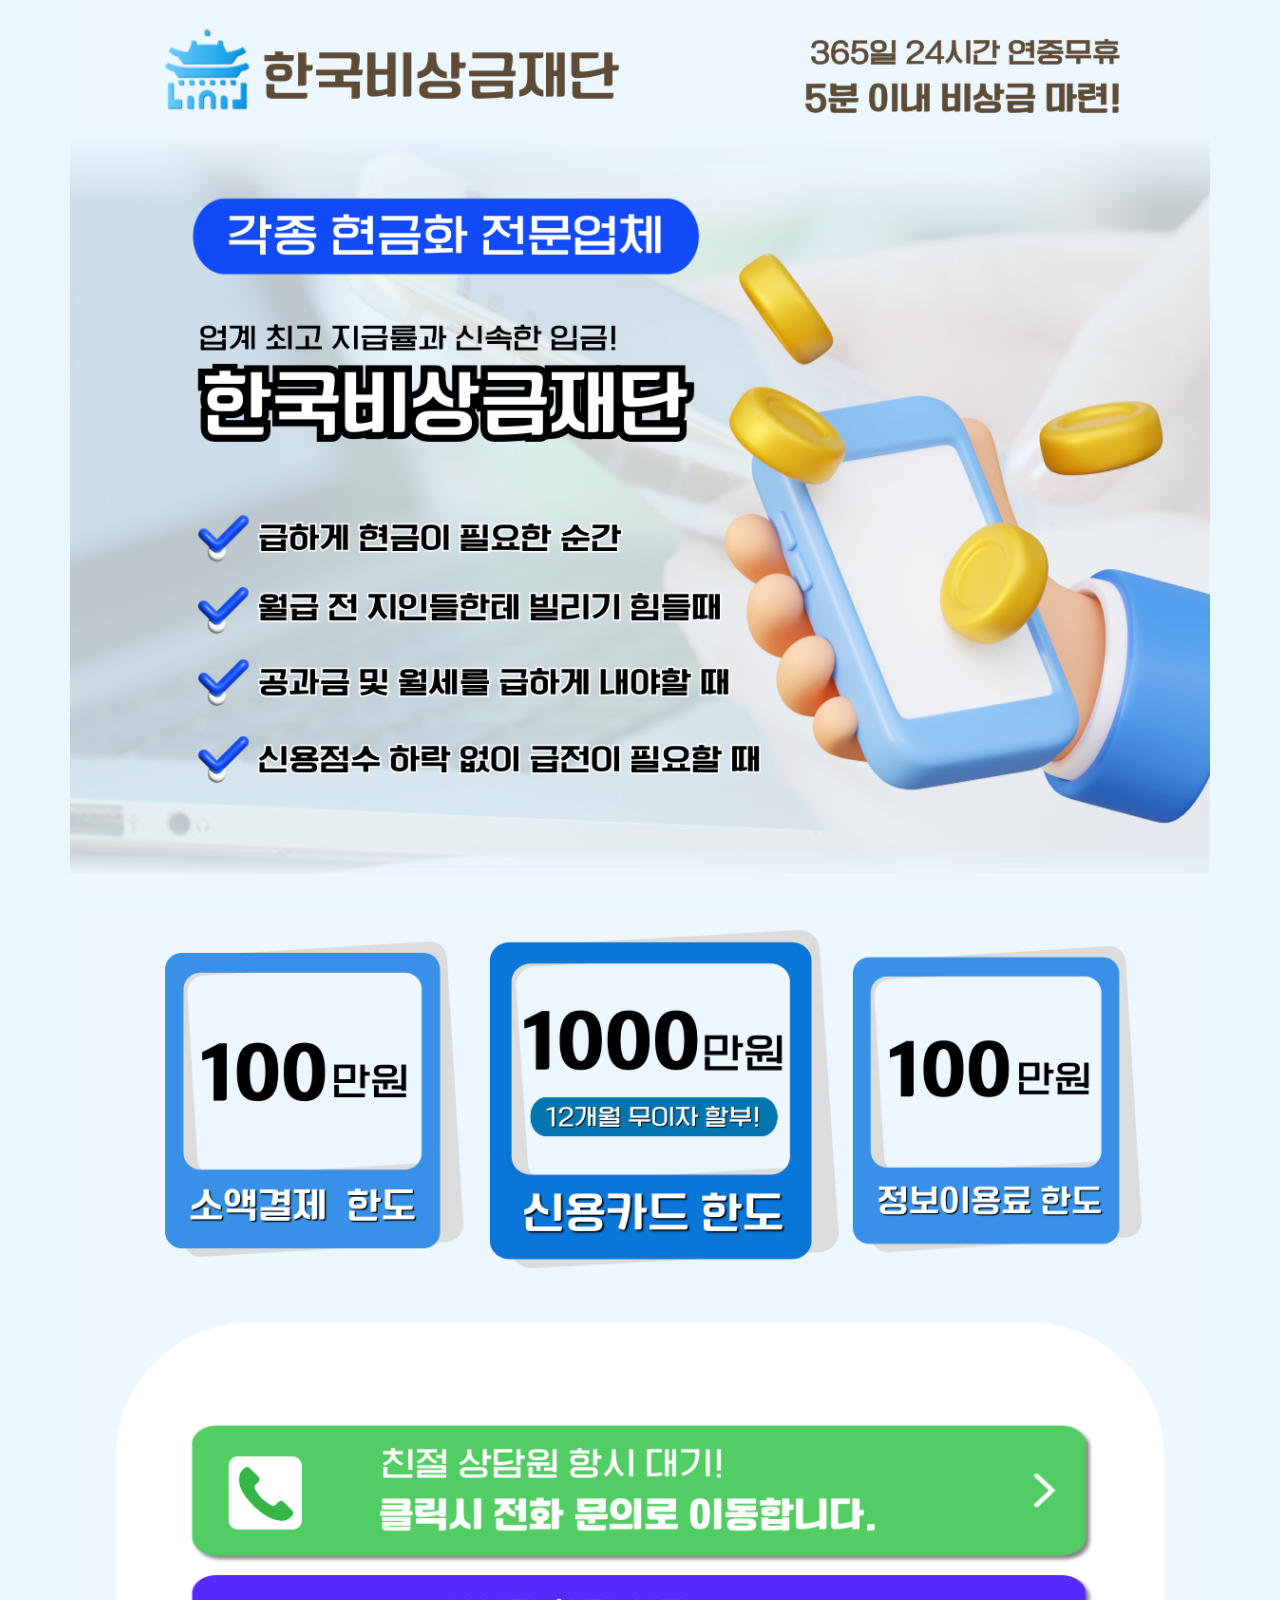
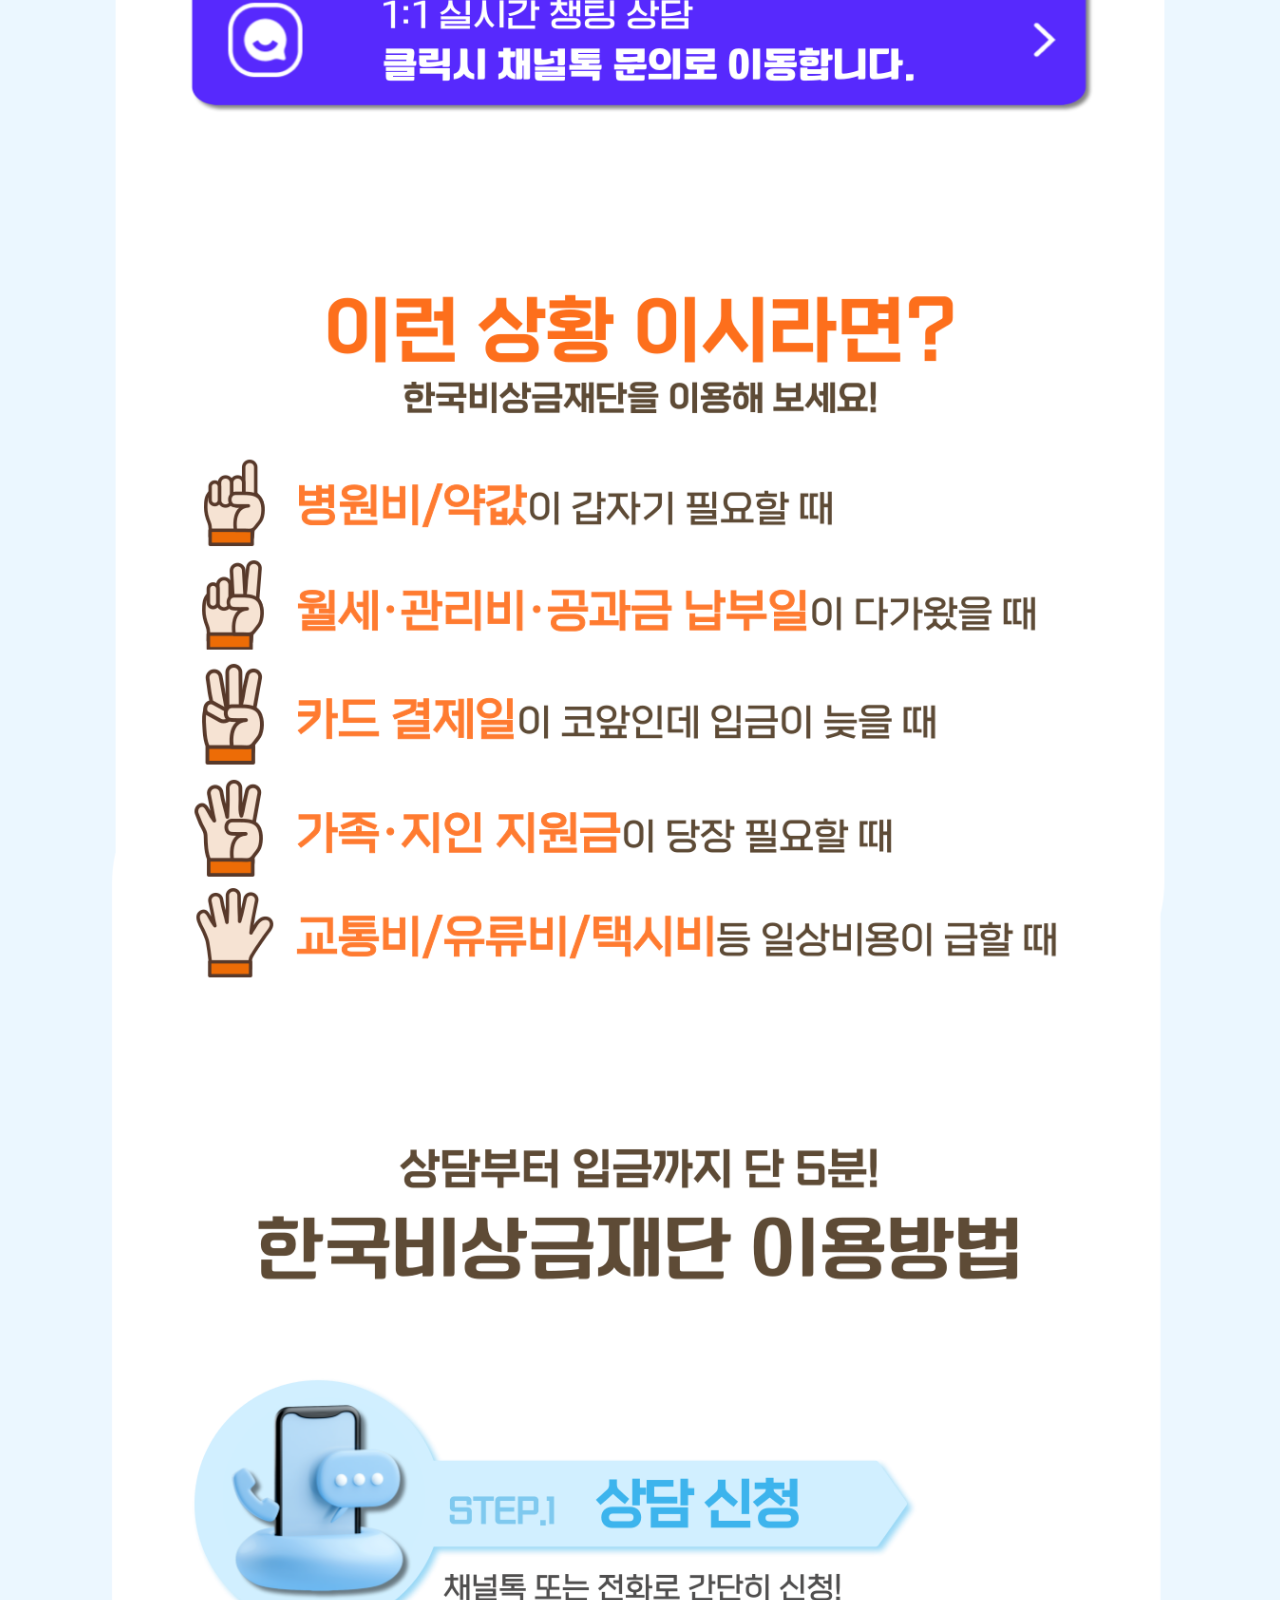
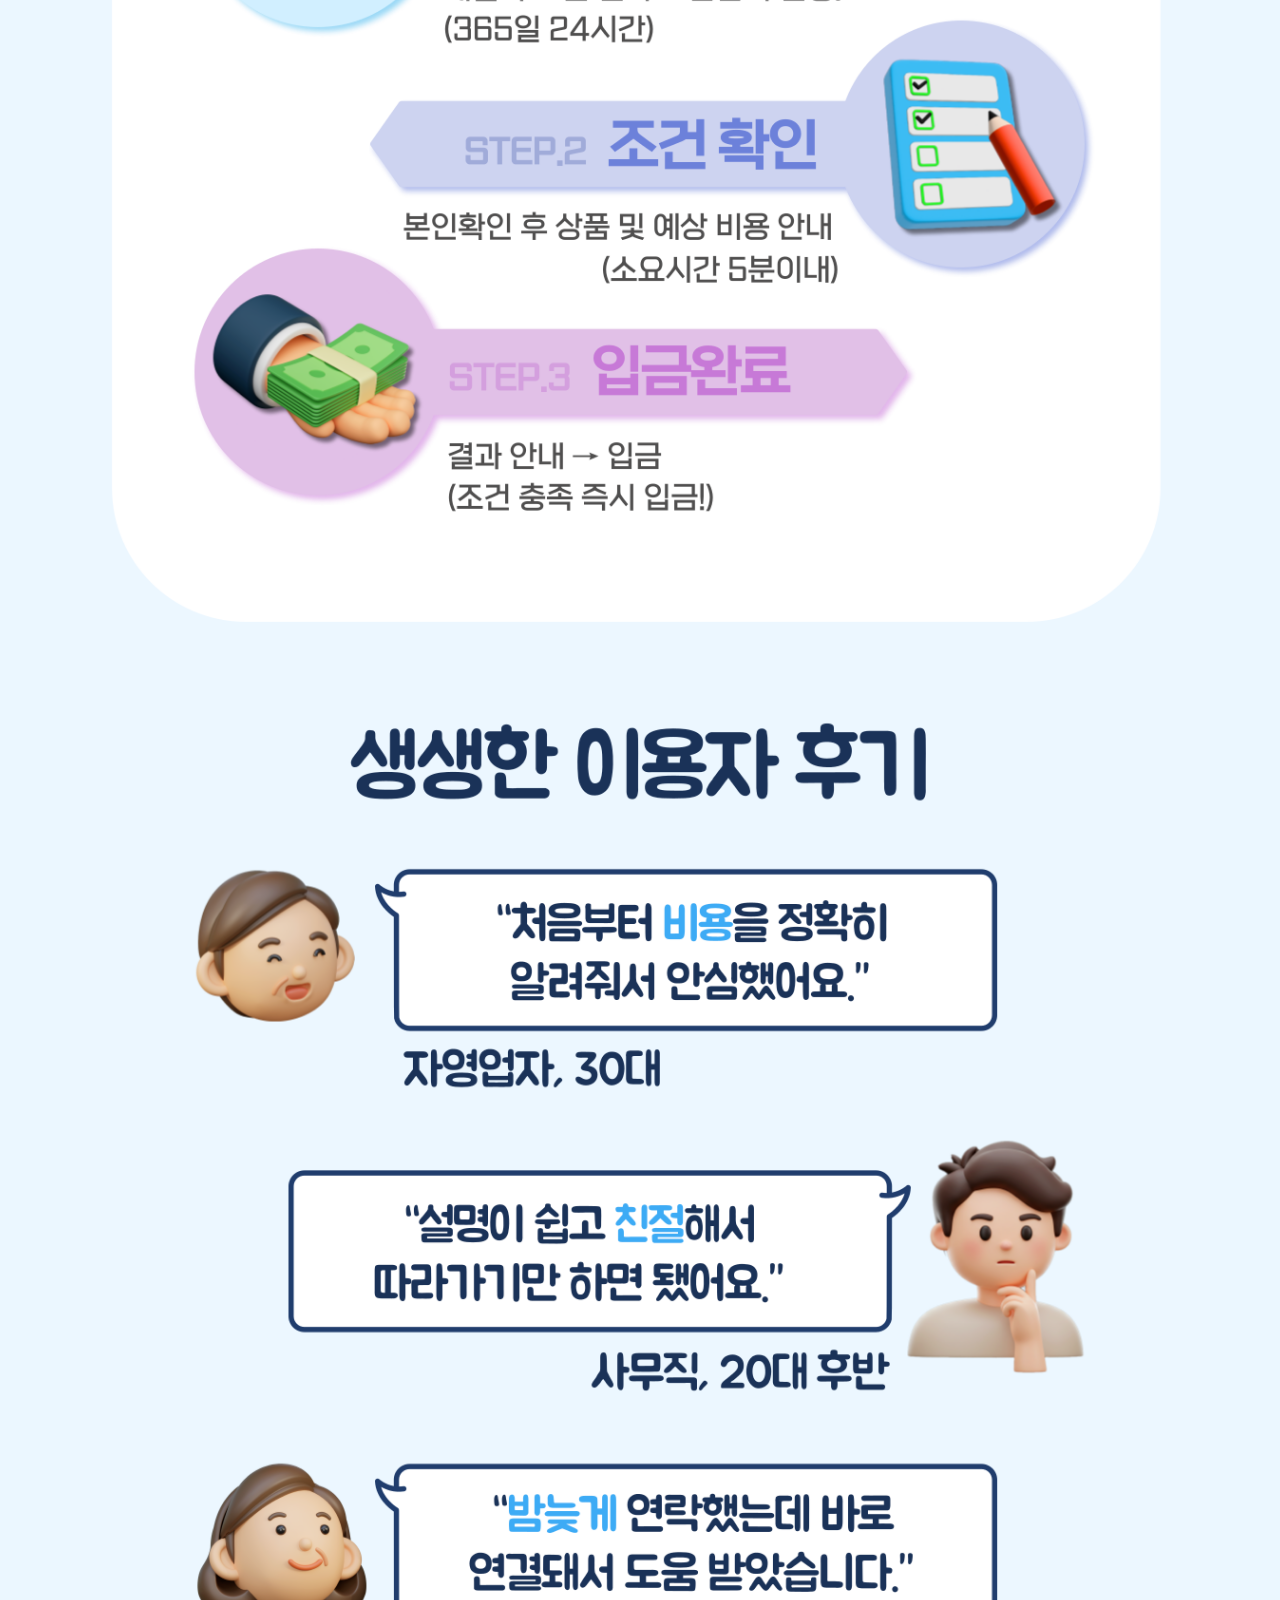
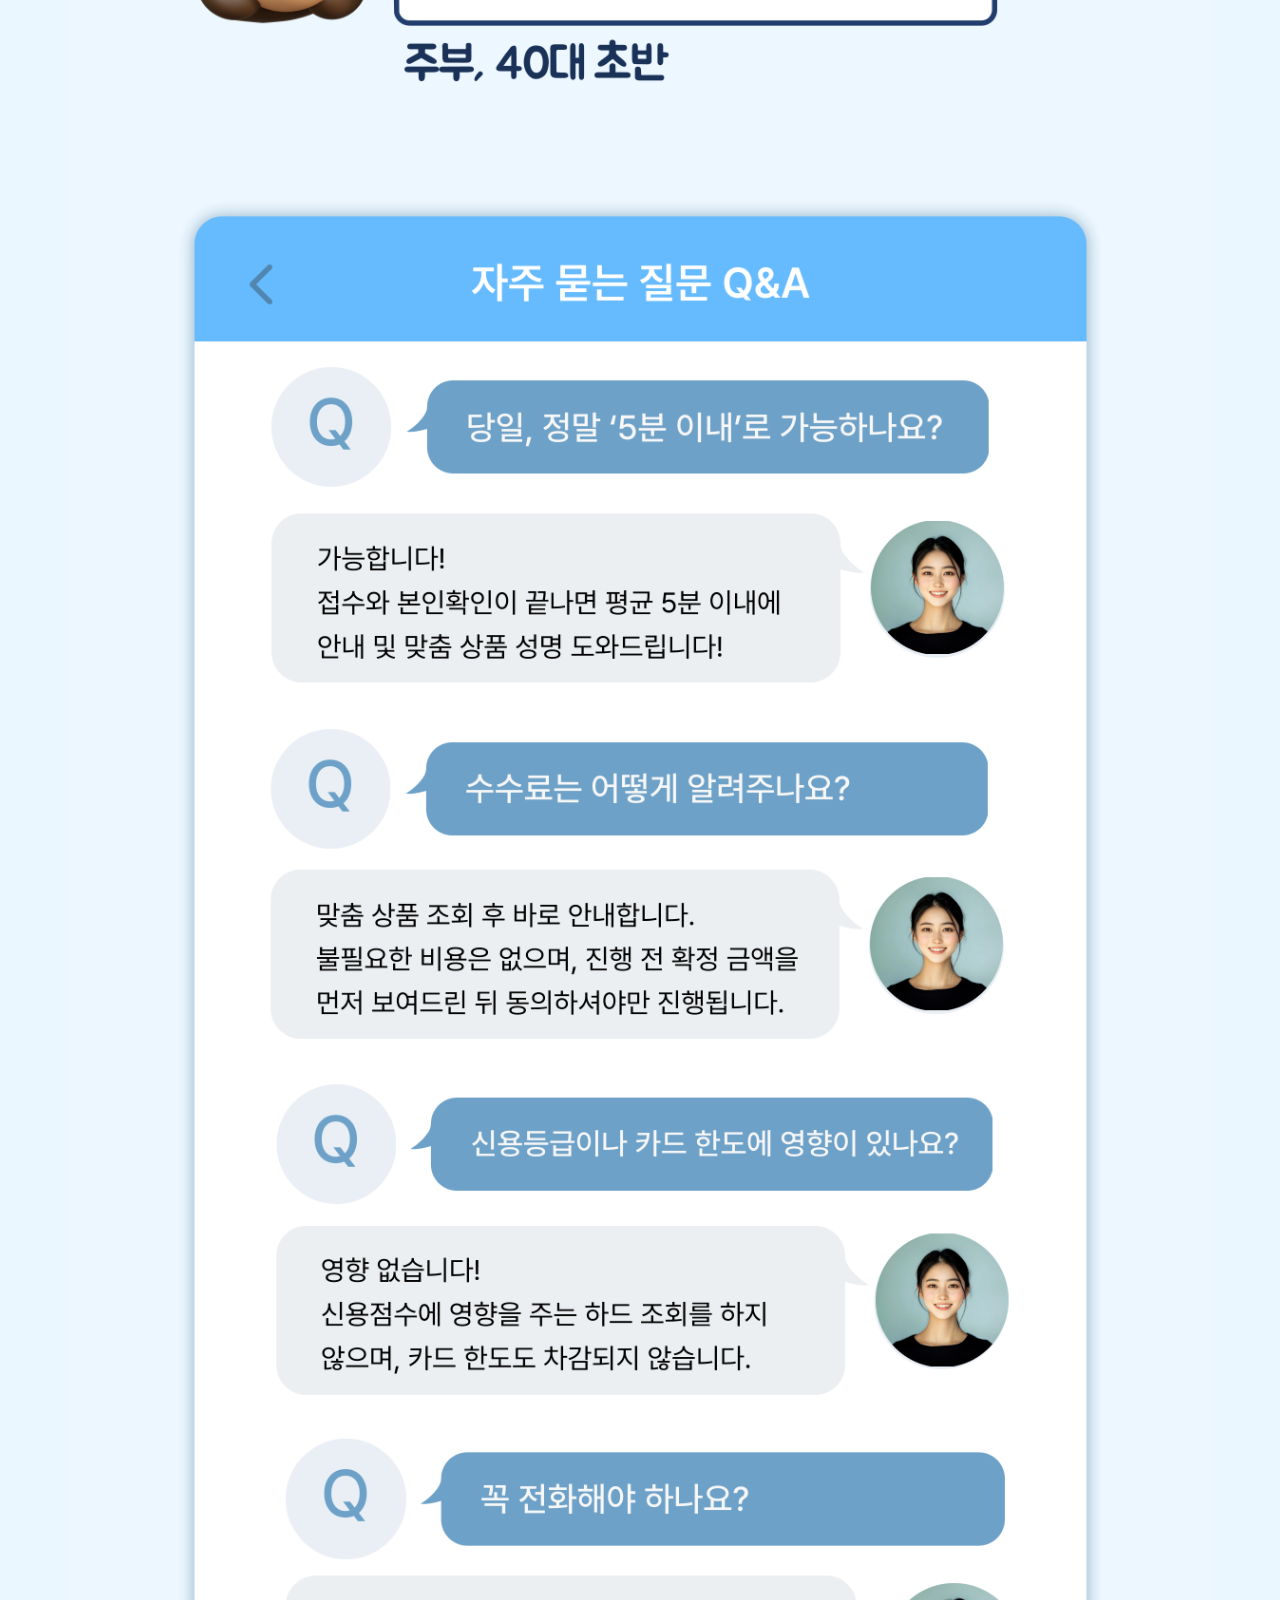
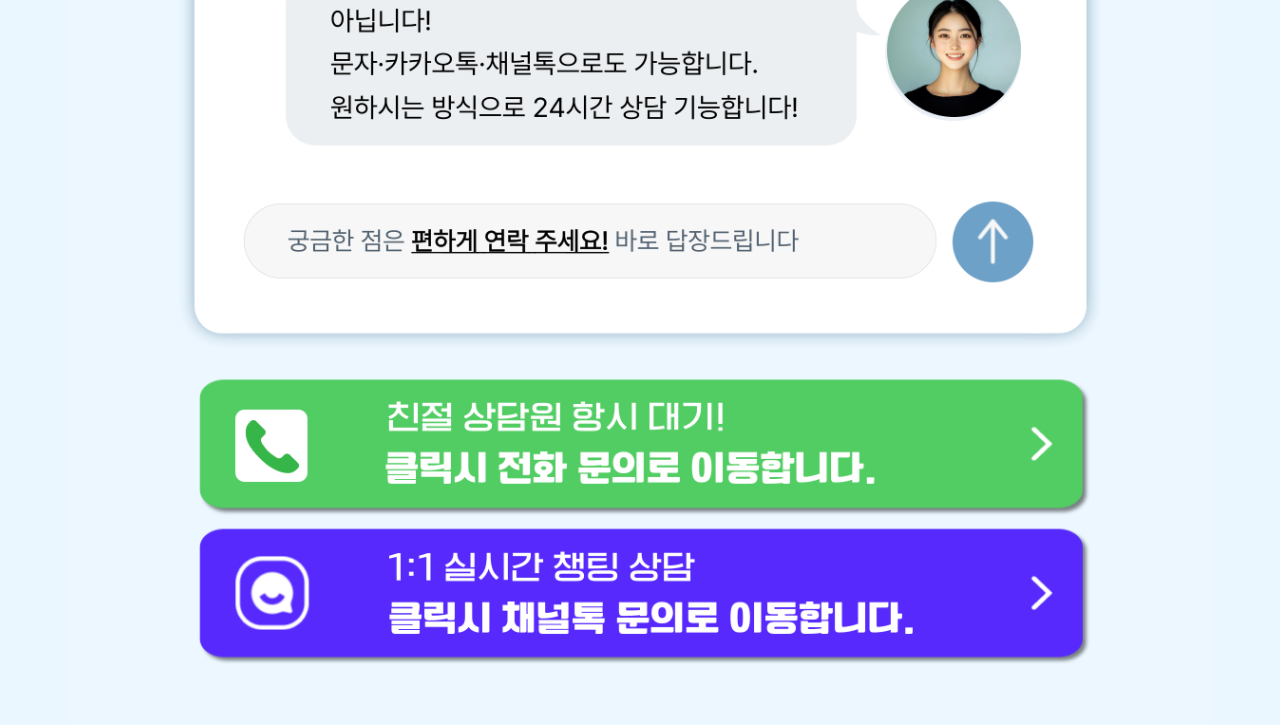
<file: index.html>
<!DOCTYPE html>
<html lang="ko">
<head>
    <meta charset="UTF-8">
    <meta name="viewport" content="width=device-width, initial-scale=1.0">

    <!-- SEO Title -->
    <title>한국비상금재단 | 한비재 공식 안내센터 – 긴급 비상금 지원</title>

    <!-- SEO Description -->
    <meta name="description" content="한국비상금재단(한비재) 공식 안내센터입니다. 갑작스러운 생활 자금, 긴급 비상금이 필요할 때 신속하고 안전한 지원 정보를 제공합니다. 빠른 상담과 정확한 안내로 도움을 드립니다.">

    <!-- Keywords -->
    <meta name="keywords" content="한국비상금재단, 한비재, 비상금 지원, 긴급 자금, 생활 안정, 긴급지원">

    <!-- Open Graph -->
    <meta property="og:title" content="한국비상금재단 | 한비재 공식 안내센터">
    <meta property="og:description" content="한국비상금재단(한비재) 공식 안내센터. 생활 자금·긴급 비상금 지원 정보를 신속하게 안내합니다.">
    <meta property="og:image" content="assets/img/한국비상금재단.png">
    <meta property="og:type" content="website">

    <link rel="stylesheet" href="assets/css/style.css">
    <link rel="shortcut icon" type="image/x-icon" href="assets/img/한비재 파비콘.png" />
</head>

<body>

    <div class="full-bg">
        <!-- ✅ 기존 CSS 배율 유지 + 버튼만 얹기 위한 래퍼(HTML에서만 처리) -->
        <div
            style="
                position: relative;
                width: 100%;
                max-width: 1140px;  /* 기존 CSS의 PC max-width와 동일 */
            "
        >
            <img src="assets/img/한국비상금재단.png" alt="한국비상금재단 대표 이미지">

            <!-- ✅ 전화문의 버튼 1 (상단) -->
            <a href="tel:1661-5330"
               aria-label="전화문의 1661-5330"
               style="
                    position:absolute; z-index:10; display:block; background:transparent;
                    left:7.3394%; top:19.53125%; width:85.3211%; height:2.734375%;
               ">
            </a>

            <!-- ✅ 채널톡 문의 버튼 1 (상단) -->
            <a href="https://24kr.channel.io/"
               target="_blank" rel="noopener"
               aria-label="채널톡 문의"
               style="
                    position:absolute; z-index:10; display:block; background:transparent;
                    left:7.03364%; top:21.630859%; width:85.62691%; height:2.734375%;
               ">
            </a>

            <!-- ✅ 전화문의 버튼 2 (하단) -->
            <a href="tel:1661-5330"
               aria-label="전화문의 1661-5330"
               style="
                    position:absolute; z-index:10; display:block; background:transparent;
                    left:7.9511%; top:94.677734%; width:84.40367%; height:2.734375%;
               ">
            </a>

            <!-- ✅ 채널톡 문의 버튼 2 (하단) -->
            <a href="https://24kr.channel.io/"
               target="_blank" rel="noopener"
               aria-label="채널톡 문의"
               style="
                    position:absolute; z-index:10; display:block; background:transparent;
                    left:7.9511%; top:96.777344%; width:84.40367%; height:2.734375%;
               ">
            </a>

        </div>
    </div>

    <!-- 채널톡 -->
    <script>
    (function() {
        var w = window;
        if (w.ChannelIO) return;

        var ch = function() { ch.c(arguments); };
        ch.q = [];
        ch.c = function(args) { ch.q.push(args); };
        w.ChannelIO = ch;

        function l() {
            if (w.ChannelIOInitialized) return;
            w.ChannelIOInitialized = true;

            var s = document.createElement('script');
            s.type = 'text/javascript';
            s.async = true;
            s.src = 'https://cdn.channel.io/plugin/ch-plugin-web.js';
            s.charset = 'UTF-8';

            var x = document.getElementsByTagName('script')[0];
            x.parentNode.insertBefore(s, x);
        }

        if (document.readyState === 'complete') l();
        else {
            w.addEventListener('DOMContentLoaded', l);
            w.addEventListener('load', l);
        }
    })();

    ChannelIO('boot', {
        "pluginKey": "여기에_채널톡_KEY"
    });
    </script>

    <script>
      (function(){var w=window;if(w.ChannelIO){return w.console.error("ChannelIO script included twice.");}var ch=function(){ch.c(arguments);};ch.q=[];ch.c=function(args){ch.q.push(args);};w.ChannelIO=ch;function l(){if(w.ChannelIOInitialized){return;}w.ChannelIOInitialized=true;var s=document.createElement("script");s.type="text/javascript";s.async=true;s.src="https://cdn.channel.io/plugin/ch-plugin-web.js";var x=document.getElementsByTagName("script")[0];if(x.parentNode){x.parentNode.insertBefore(s,x);}}if(document.readyState==="complete"){l();}else{w.addEventListener("DOMContentLoaded",l);w.addEventListener("load",l);}})();

      ChannelIO('boot', {
        "pluginKey": "d1029513-902a-4c79-a175-22238c3bf21b"
      });
    </script>

</body>
</html>
</file>
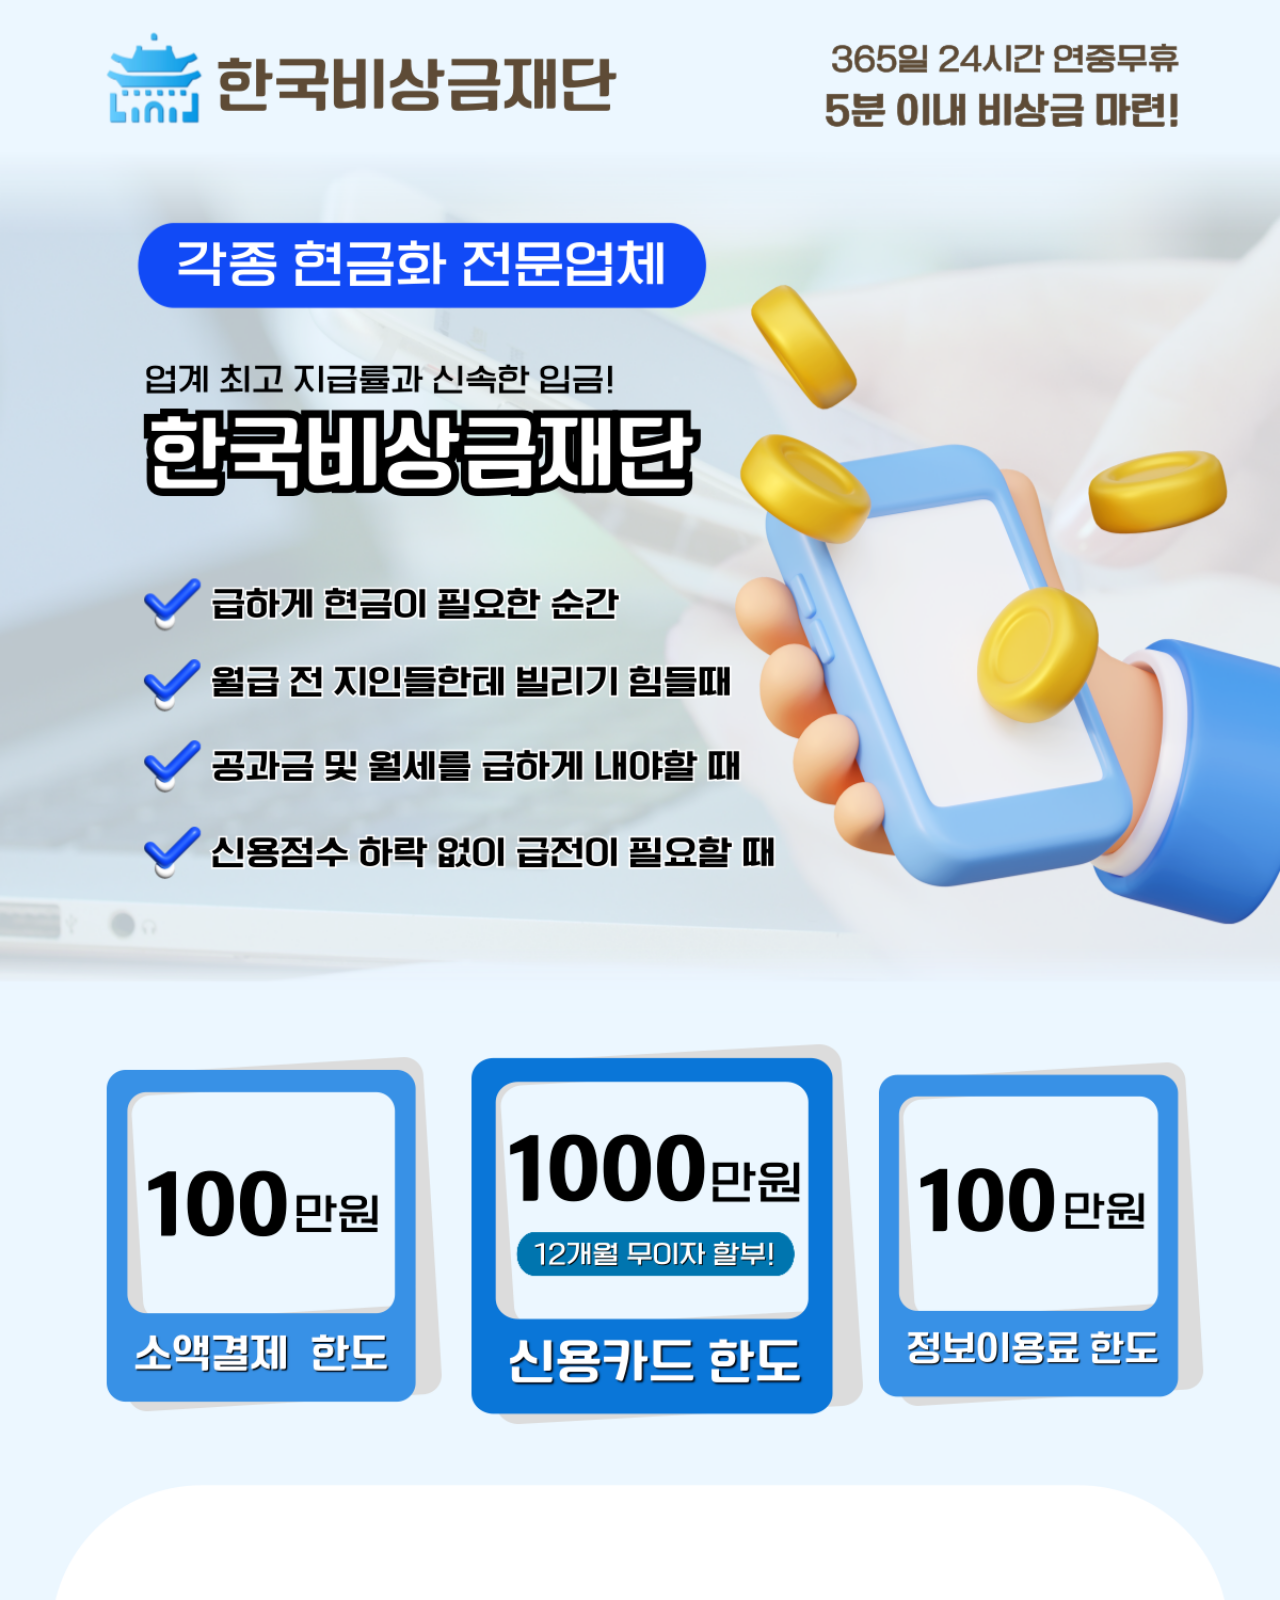
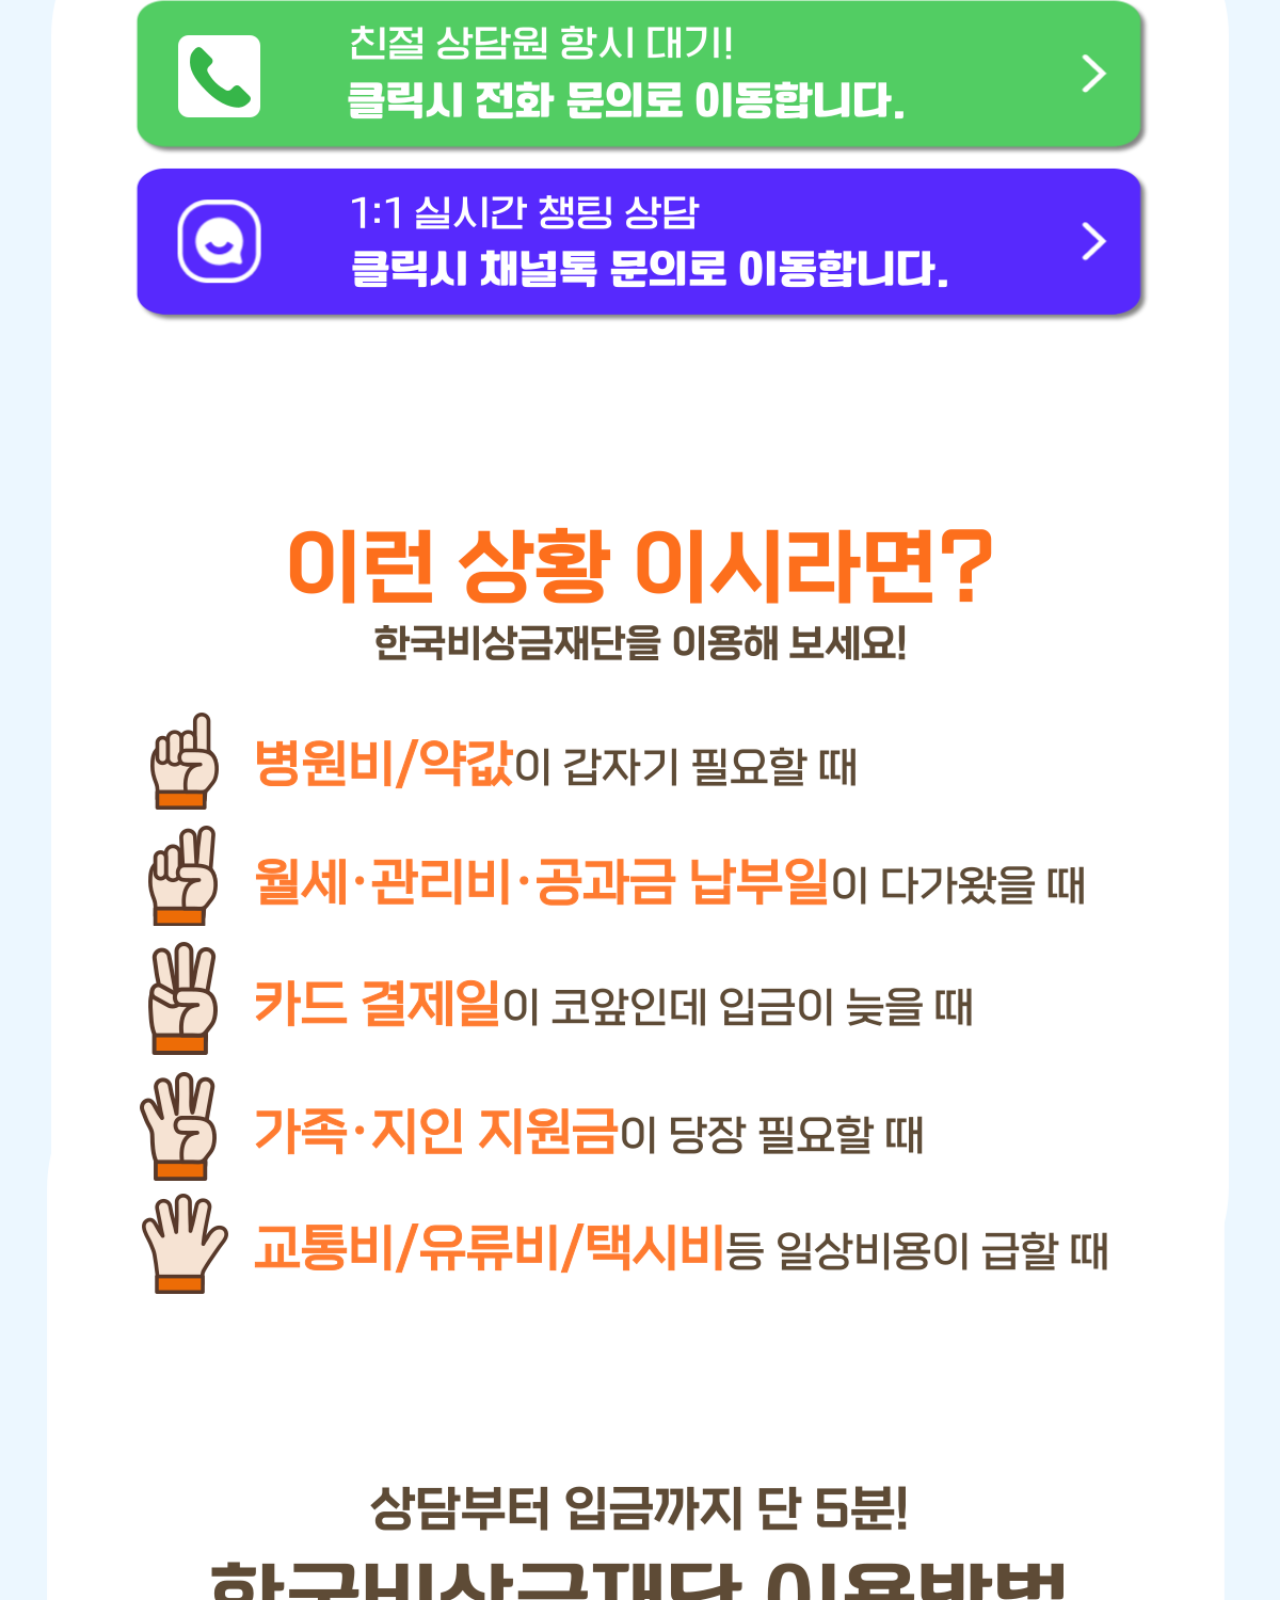
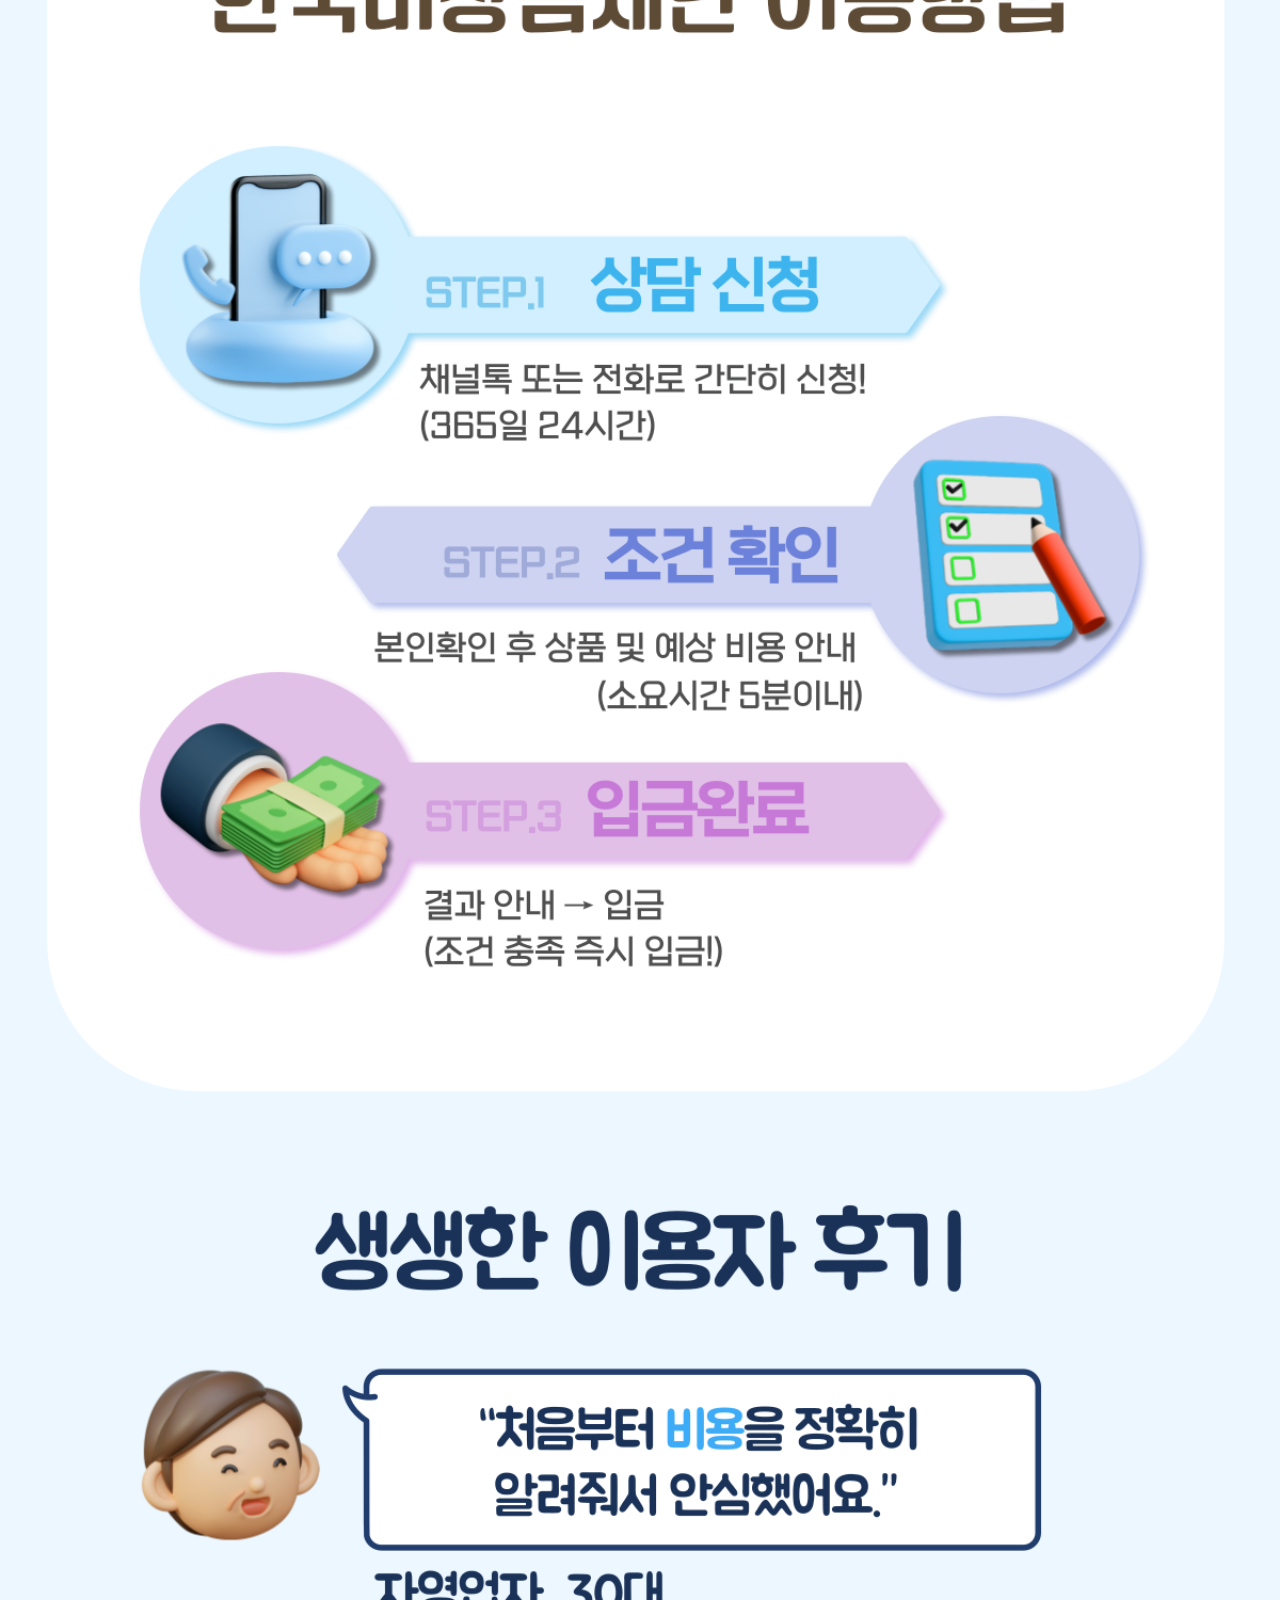
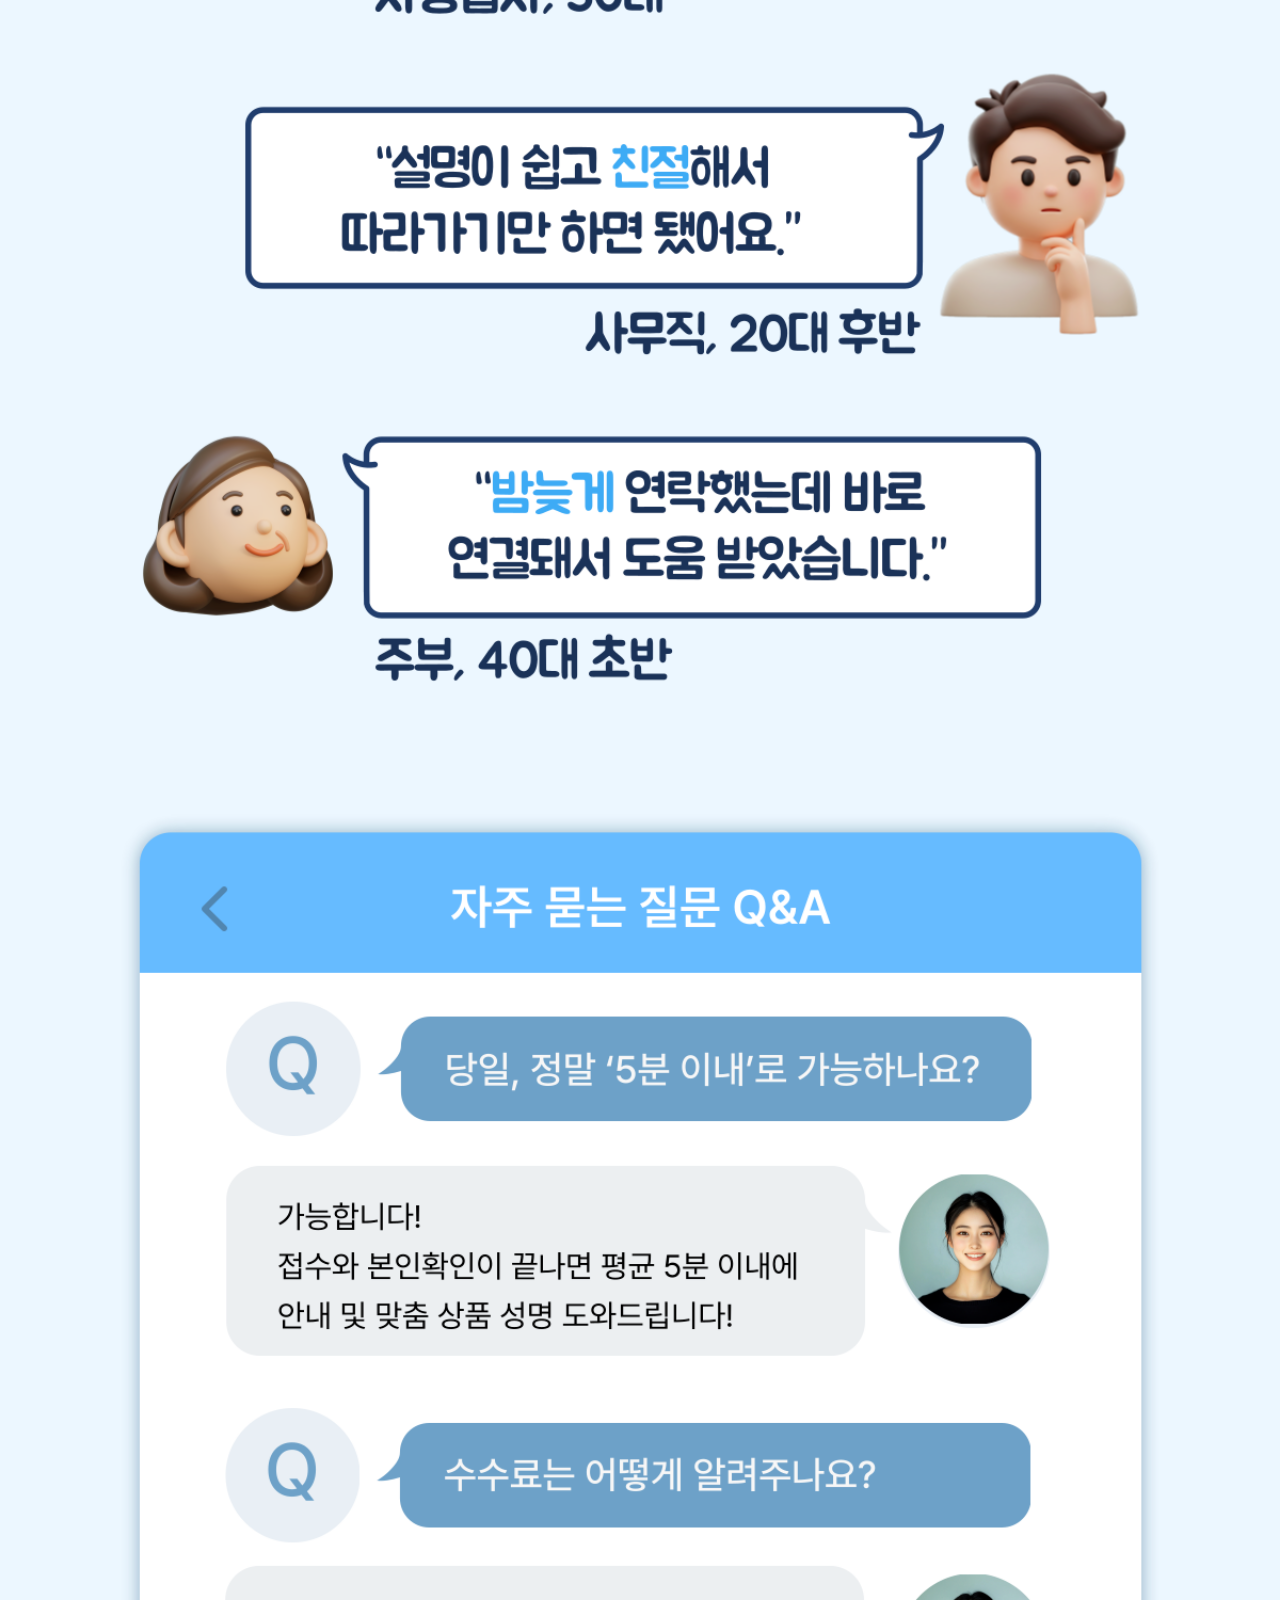
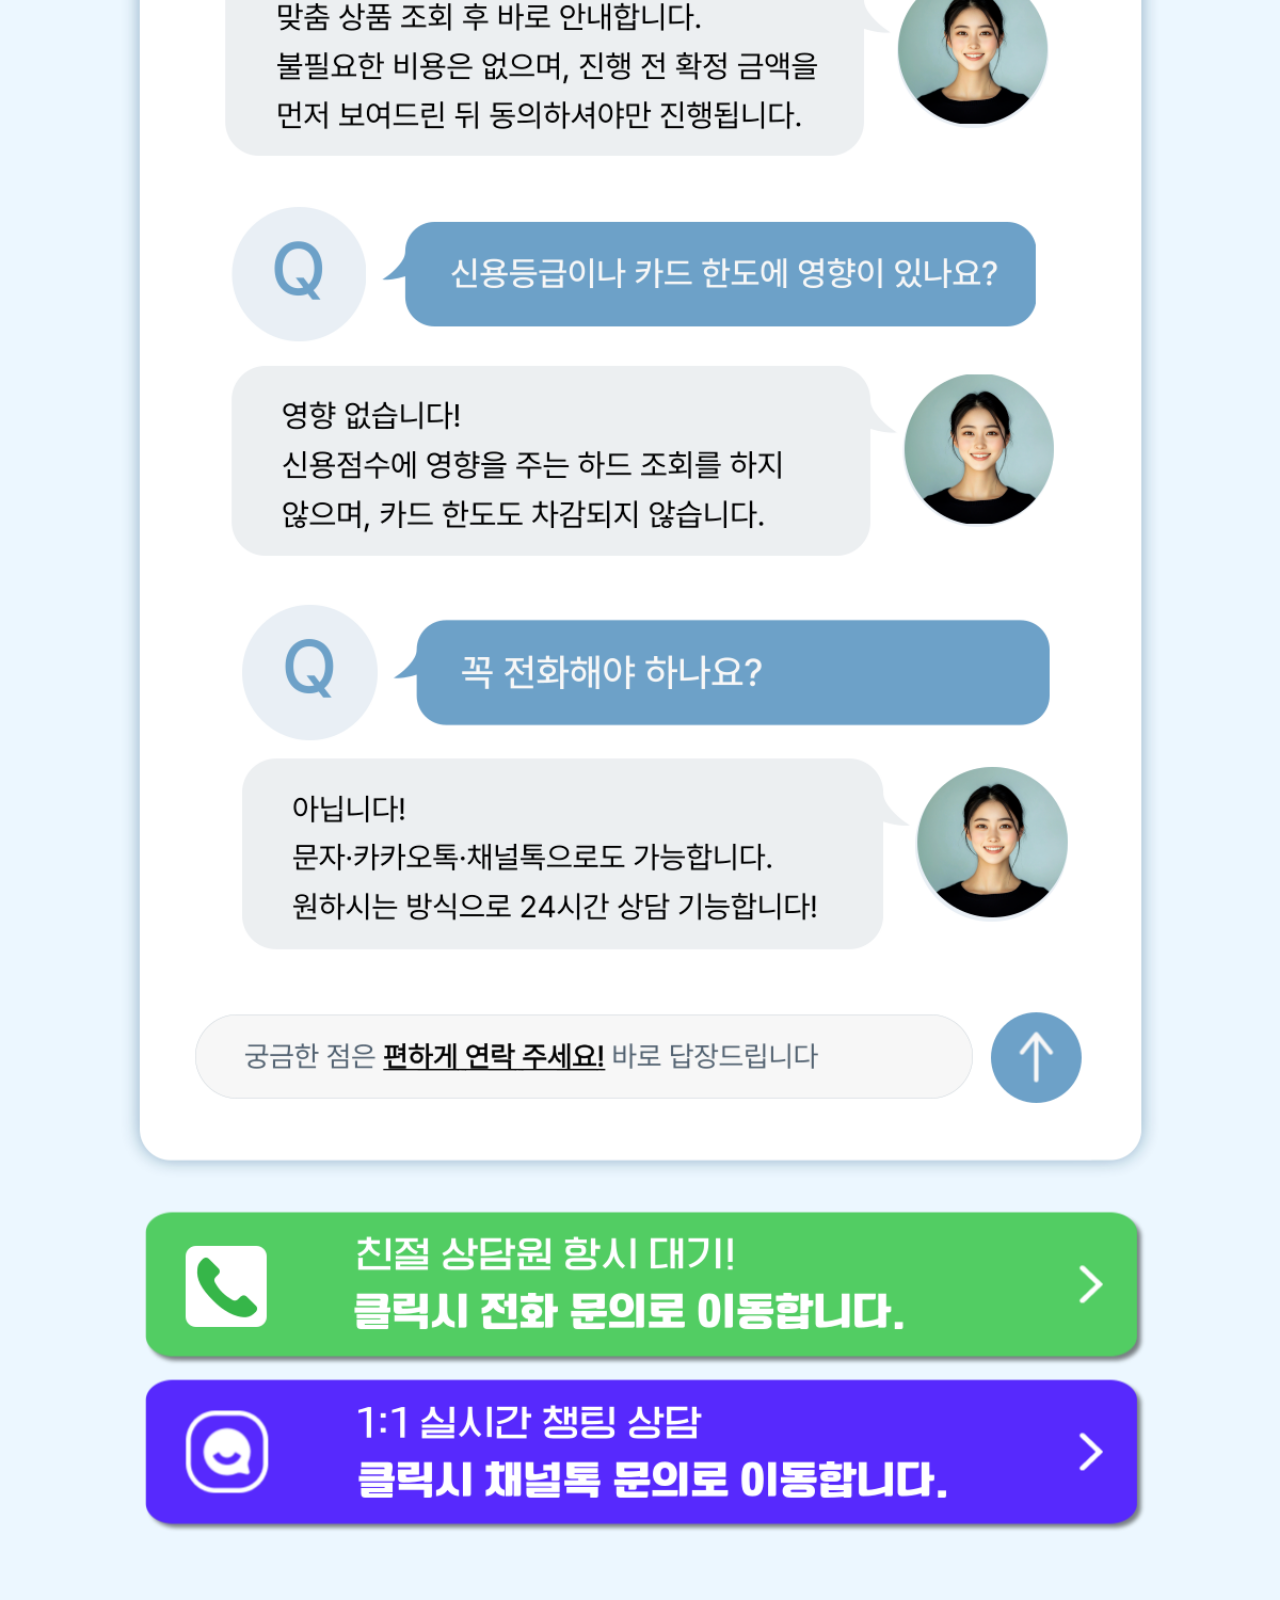
<file: 한비재/index.html>
<!DOCTYPE html>
<html lang="ko">
<head>
    <meta charset="UTF-8">
    <meta name="viewport" content="width=device-width, initial-scale=1.0">

    <!-- SEO Title -->
    <title>한국비상금재단 | 한비재 공식 안내센터 – 긴급 비상금 지원</title>

    <!-- SEO Description -->
    <meta name="description" content="한국비상금재단(한비재) 공식 안내센터입니다. 갑작스러운 생활 자금, 긴급 비상금이 필요할 때 신속하고 안전한 지원 정보를 제공합니다. 빠른 상담과 정확한 안내로 도움을 드립니다.">

    <!-- Keywords -->
    <meta name="keywords" content="한국비상금재단, 한비재, 비상금 지원, 긴급 자금, 생활 안정, 긴급지원">

    <!-- Open Graph -->
    <meta property="og:title" content="한국비상금재단 | 한비재 공식 안내센터">
    <meta property="og:description" content="한국비상금재단(한비재) 공식 안내센터. 생활 자금·긴급 비상금 지원 정보를 신속하게 안내합니다.">
    <meta property="og:image" content="assets/img/한국비상금재단.png">
    <meta property="og:type" content="website">

    <link rel="stylesheet" href="assets/css/style.css">
	<link rel="shortcut icon" type="image/x-icon" href="assets/img/한비재 파비콘.png" />
</head>

<body>

    <div class="full-bg">
        <img src="assets/img/한국비상금재단.png" alt="한국비상금재단 대표 이미지">
    </div>

    <!-- 채널톡 -->
    <script>
    (function() {
        var w = window;
        if (w.ChannelIO) return;

        var ch = function() { ch.c(arguments); };
        ch.q = [];
        ch.c = function(args) { ch.q.push(args); };
        w.ChannelIO = ch;

        function l() {
            if (w.ChannelIOInitialized) return;
            w.ChannelIOInitialized = true;

            var s = document.createElement('script');
            s.type = 'text/javascript';
            s.async = true;
            s.src = 'https://cdn.channel.io/plugin/ch-plugin-web.js';
            s.charset = 'UTF-8';

            var x = document.getElementsByTagName('script')[0];
            x.parentNode.insertBefore(s, x);
        }

        if (document.readyState === 'complete') l();
        else {
            w.addEventListener('DOMContentLoaded', l);
            w.addEventListener('load', l);
        }
    })();

    ChannelIO('boot', {
        "pluginKey": "여기에_채널톡_KEY"
    });
    </script>
<script>
  (function(){var w=window;if(w.ChannelIO){return w.console.error("ChannelIO script included twice.");}var ch=function(){ch.c(arguments);};ch.q=[];ch.c=function(args){ch.q.push(args);};w.ChannelIO=ch;function l(){if(w.ChannelIOInitialized){return;}w.ChannelIOInitialized=true;var s=document.createElement("script");s.type="text/javascript";s.async=true;s.src="https://cdn.channel.io/plugin/ch-plugin-web.js";var x=document.getElementsByTagName("script")[0];if(x.parentNode){x.parentNode.insertBefore(s,x);}}if(document.readyState==="complete"){l();}else{w.addEventListener("DOMContentLoaded",l);w.addEventListener("load",l);}})();

  ChannelIO('boot', {
    "pluginKey": "d1029513-902a-4c79-a175-22238c3bf21b"
  });
</script>
</body>
</html>
</file>
<file: assets/css/style.css>
html, body {
    margin: 0;
    padding: 0;
    width: 100%;
    background: #ebf7ff;
}

/* 기본 배경 컨테이너 */
.full-bg {
    width: 100%;
    min-height: 100vh;
    background: #ebf7ff;
    display: flex;
    align-items: center;
    justify-content: center;
    overflow: hidden;
}

/* 모바일 기본 (100% 꽉 채우기) */
.full-bg img {
    width: 100%;
    height: auto;
    object-fit: contain;
    object-position: center;
    display: block;
}

/* 🔥 PC에서 과도하게 늘어나는 것 방지 */
@media (min-width: 1024px) {
    .full-bg img {
        width: 100%;
        max-width: 1140px;   /* 👉 PC 최대 가로폭 제한 (원하면 1600, 1800 가능) */
        height: auto;
        object-fit: contain;
    }
}
</file>
<file: 한비재/assets/css/style.css>
html, body {
    margin: 0;
    padding: 0;
    width: 100%;
    background: #ebf7ff;
}

/* �̹��� ��ü ���� */
.full-bg {
    width: 100%;
    min-height: 100vh;   /* ȭ�� ���̸�ŭ ä�� */
    background: #ebf7ff;
    display: flex;
    align-items: center;
    justify-content: center;
    overflow: hidden;     /* ��ġ�� �̹��� �߶� */
}

/* �̹��� ��Ÿ�� */
.full-bg img {
    width: 100%;
    height: 100%;
    object-fit: cover;          /* ȭ�� �� ä��� */
    object-position: center;    /* �� ���� �߾����� */
    display: block;
}
</file>
